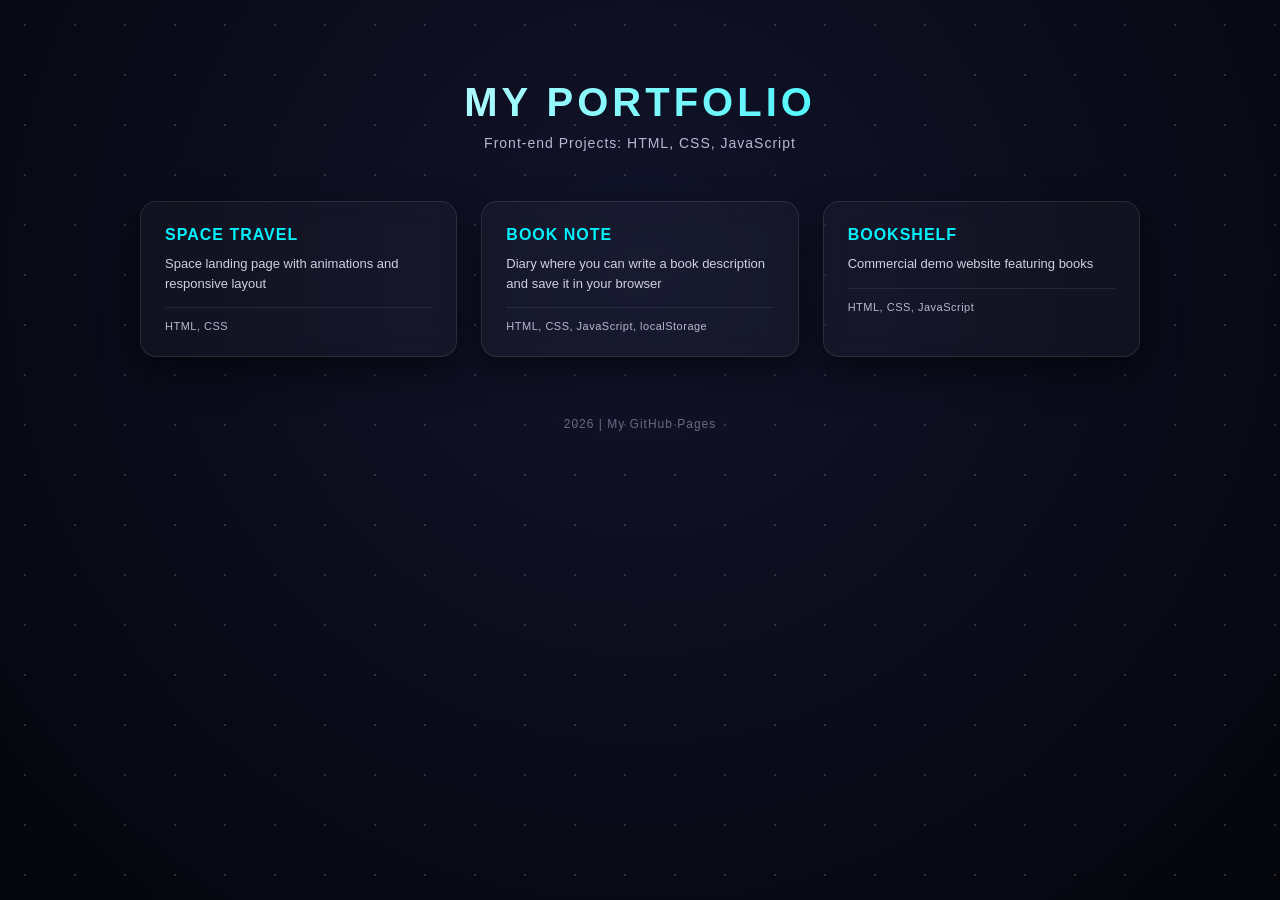
<file: index.html>
<!DOCTYPE html>
<html lang="ru">
<head>
  <meta charset="UTF-8">
  <meta name="viewport" content="width=device-width, initial-scale=1.0">
  <title>My portfolio</title>
  <link rel="stylesheet" href="style.css">
</head>

<body>
  <div class="container">

    <h1>My portfolio</h1>
    <p class="subtitle">Front-end Projects: HTML, CSS, JavaScript</p>
    <div class="projects">

      <!-- ПРОЕКТ 1 -->
      <a href="space-travel/" class="project-card">
        <h3>Space Travel</h3>
        <p>Space landing page with animations and responsive layout</p>
        <div class="tech">HTML, CSS </div>
      </a>

      <!-- ПРОЕКТ 2 -->
      <a href="book note/" class="project-card">
        <h3>Book note</h3>
        <p>Diary where you can write a book description and save it in your browser</p>
        <div class="tech">HTML, CSS, JavaScript, localStorage</div>
      </a>

      <a href="bookshelf/" class="project-card">
        <h3>Bookshelf</h3>
        <p>Commercial demo website featuring books</p>
        <div class="tech">HTML, CSS, JavaScript</div>
      </a>
    </div>

    <footer> 2026 | My GitHub Pages</footer>

  </div>
</body>
</html>
</file>
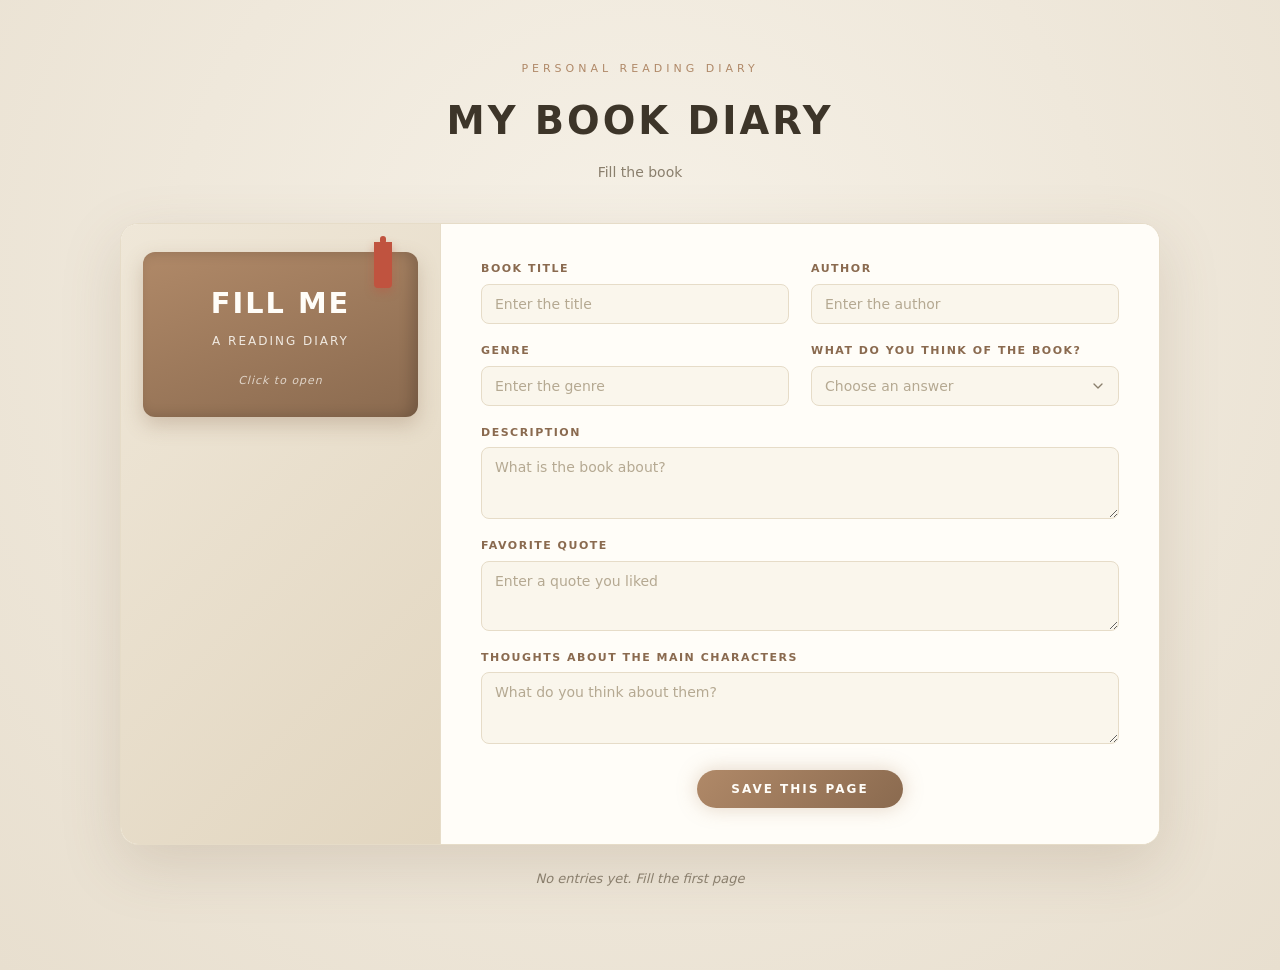
<file: book note/index.html>
<!DOCTYPE html>
<html lang="en">
<head>
  <meta charset="UTF-8">
  <meta name="viewport" content="width=device-width, initial-scale=1.0">
  <title>Book Collection</title>
  <link rel="stylesheet" href="style.css">
</head>
<body>

  <div class="container">

    <header class="header">
      <p class="eyebrow">Personal Reading Diary</p>
      <h1>My Book Diary</h1>
      <p class="subtitle">Fill the book</p>
    </header>

    <div class="book" id="book">

      <aside class="left">
        <div class="cover" id="cover">
          <div class="bookmark"></div>
          <p class="cover-title">Fill me</p>
          <p class="cover-subtitle">A reading diary</p>
          <p class="cover-hint">Click to open</p>
        </div>

        <div class="entries" id="entries" hidden>
          <p class="list-title">My entries</p>
          <ul class="list" id="list"></ul>
        </div>
      </aside>

      <main class="right">
        <div class="page" id="page">
          <form id="bookForm" class="form">
            <div class="field">
              <label for="title">Book title</label>
              <input type="text" id="title" placeholder="Enter the title" required>
            </div>
            <div class="field">
              <label for="author">Author</label>
              <input type="text" id="author" placeholder="Enter the author" required>
            </div>
            <div class="field">
              <label for="genre">Genre</label>
              <input type="text" id="genre" placeholder="Enter the genre">
            </div>
            <div class="field">
              <label for="liked">what do you think of the book?</label>
              <select id="liked" class="select-gray">
                <option value="" disabled selected hidden>Choose an answer</option>
                <option value="bad">bad</option>
                <option value="average">average</option>
                <option value="amazing">amazing</option>
              </select>
            </div>
            <div class="field full">
              <label for="description">Description</label>
              <textarea id="description" rows="3" placeholder="What is the book about?"></textarea>
            </div>
            <div class="field full">
              <label for="quote">Favorite quote</label>
              <textarea id="quote" rows="2" placeholder="Enter a quote you liked"></textarea>
            </div>
            <div class="field full">
              <label for="thoughts">Thoughts about the main characters</label>
              <textarea id="thoughts" rows="3" placeholder="What do you think about them?"></textarea>
            </div>
            <div class="actions">
              <button type="submit" class="btn">Save this page</button>
              <button type="button" class="ghost-btn" id="cancelBtn" hidden>Cancel</button>
            </div>
            
          </form>
        </div>
      </main>
    </div>

    <p class="empty" id="empty">No entries yet. Fill the first page</p>

  </div>

  <!--  -->
  <script src="script.js"></script>

</body>
</html>
</file>
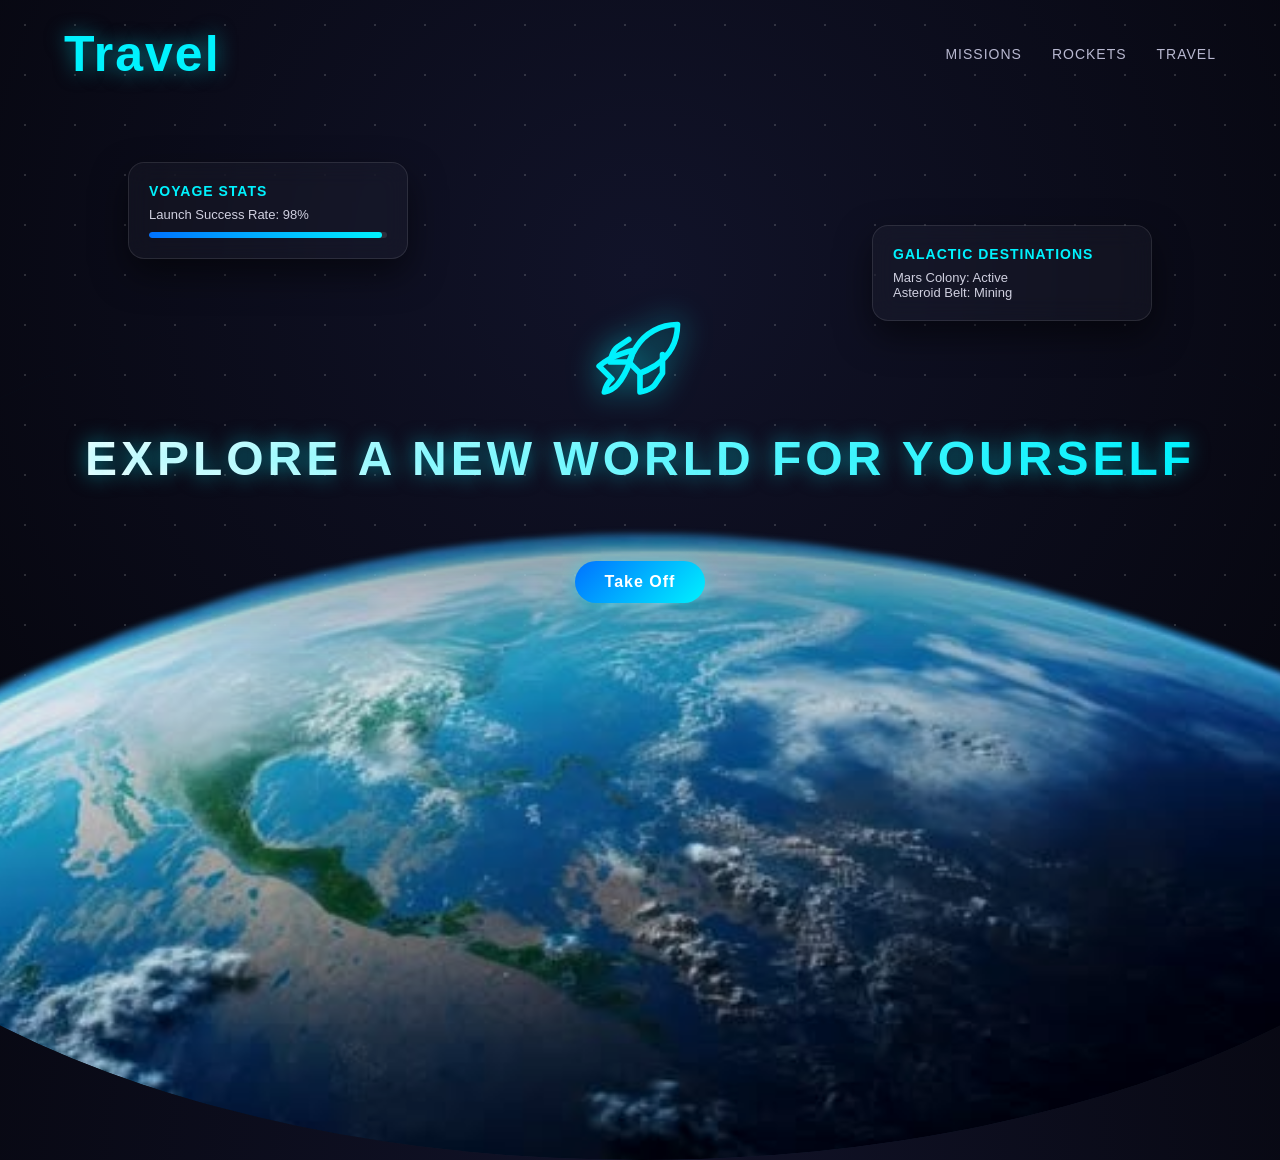
<file: space-travel/index.html>
<!DOCTYPE html>
<html lang="en">
<head>
<meta charset="UTF-8">
<meta name="viewport" content="width=device-width, initial-scale=1.0">
<title>Space travel</title>
<link rel="stylesheet" href="style.css">
</head>
<body>


  <header>
    <div class="logo">Travel</div>
    <nav>
      <ul>
        <li><a href="#">Missions</a></li>
        <li><a href="#">Rockets</a></li>
        <li><a href="#">Travel</a></li>
      </ul>
    </nav>
  </header>

  <section class="hero">

  <div class="glass-card card-1">
    <h3>VOYAGE STATS</h3>
    <p>Launch Success Rate: 98%</p>

    <div class="progress-bar">
      <div class="progress-fill"></div>
    </div>

  </div>

  <div class="glass-card card-2">
    <h3>GALACTIC DESTINATIONS</h3>
    <p>Mars Colony: Active<br>Asteroid Belt: Mining</p>
  </div>

  <!-- Ракета (SVG иконка) -->
  <div class="rocket-container">
    <svg class="rocket" viewBox="0 0 24 24" fill="none" stroke="#00f2fe" stroke-width="1.5" stroke-linecap="round" stroke-linejoin="round">
      <path d="M4.5 16.5c-1.5 1.26-2 3.5-2 3.5s2.24-.5 3.5-2c3.12-3.62 4.14-9.04 4.14-9.04s-5.42 1.02-9.04 4.14z"></path>
      <path d="M12 15l-3-3a22 22 0 0 1 2-3.95A12.88 12.88 0 0 1 22 2c0 2.72-.78 7.5-6 11a22.35 22.35 0 0 1-4 2z"></path>
      <path d="M9 12H4s.55-3.03 2-4c1.62-1.08 3-2 3-2"></path>
      <path d="M12 15v5s3.03-.55 4-2c1.08-1.62 2-3 2-3v-5"></path>
    </svg> 
  </div>

  <h1 class="hero-title">Explore a new world for yourself</h1>
  <a href="#" class="btn-primary" id="bookBtn">Take Off</a>

  <div class="earth-container">
      <img src="Earth.png" alt="Earth" class="earth-img">
  </div>

  </section>
</body>
</html>
</file>
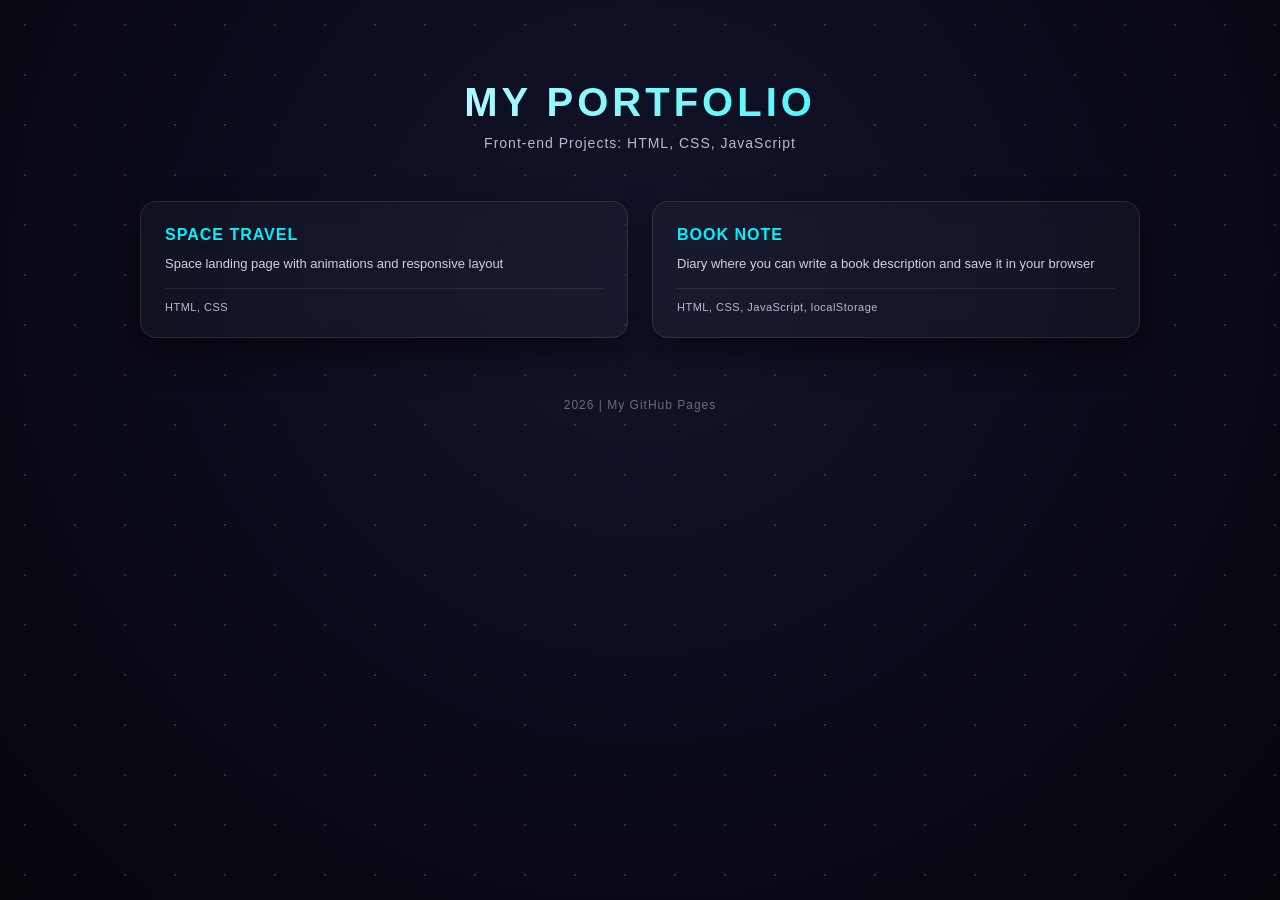
<file: Projects.html>
<!DOCTYPE html>
<html lang="ru">
<head>
  <meta charset="UTF-8">
  <meta name="viewport" content="width=device-width, initial-scale=1.0">
  <title>My portfolio</title>
  <link rel="stylesheet" href="projects.css">
</head>

<body>
  <div class="container">

    <h1>My portfolio</h1>
    <p class="subtitle">Front-end Projects: HTML, CSS, JavaScript</p>
    <div class="projects">

      <!-- ПРОЕКТ 1 -->
      <a href="space-travel/" class="project-card">
        <h3>Space Travel</h3>
        <p>Space landing page with animations and responsive layout</p>
        <div class="tech">HTML, CSS </div>
      </a>

      <!-- ПРОЕКТ 2 -->
      <a href="book note/" class="project-card">
        <h3>Book note</h3>
        <p>Diary where you can write a book description and save it in your browser</p>
        <div class="tech">HTML, CSS, JavaScript, localStorage</div>
      </a>

    </div>

    <footer> 2026 | My GitHub Pages</footer>

  </div>
</body>
</html>
</file>
<file: style.css>
* {
    margin: 0;
    padding: 0;
    box-sizing: border-box;
    font-family: 'Segoe UI', Tahoma, Geneva, Verdana, sans-serif;
  }
  
  body {
    background: radial-gradient(circle at 50% 30%, #111329 0%, #05050c 100%);
    color: #ffffff;
    min-height: 100vh;
    padding: 80px 20px;
    position: relative;
  }
  
  body::before {
    content: '';
    position: fixed;
    inset: 0;
    background-image: radial-gradient(#ffffff 1px, transparent 0);
    background-size: 50px 50px;
    opacity: 0.15;
    z-index: -1;
  }
  
  .container {
    max-width: 1000px;
    margin: 0 auto;
  }
  
  h1 {
    font-size: 2.5rem;
    letter-spacing: 4px;
    text-transform: uppercase;
    text-align: center;
    margin-bottom: 10px;
    background: linear-gradient(90deg, #ffffff, #00f2fe);
    -webkit-background-clip: text;
    -webkit-text-fill-color: transparent;
  }
  
  .subtitle {
    text-align: center;
    color: #b8b8d0;
    font-size: 14px;
    letter-spacing: 1px;
    margin-bottom: 50px;
  }
  
  .projects {
    display: grid;
    grid-template-columns: repeat(auto-fit, minmax(280px, 1fr));
    gap: 24px;
  }
  
  .project-card {
    display: block;
    text-decoration: none;
    background: rgba(255, 255, 255, 0.03);
    backdrop-filter: blur(12px);
    -webkit-backdrop-filter: blur(12px);
    border: 1px solid rgba(255, 255, 255, 0.1);
    border-radius: 16px;
    padding: 24px;
    box-shadow: 0 15px 35px rgba(0, 0, 0, 0.5);
    transition: transform 0.3s, border-color 0.3s, box-shadow 0.3s;
  }
  
  .project-card:hover {
    transform: translateY(-6px);
    border-color: rgba(0, 242, 254, 0.5);
    box-shadow: 0 20px 45px rgba(0, 242, 254, 0.15);
  }
  
  .project-card h3 {
    font-size: 16px;
    color: #00f2fe;
    margin-bottom: 10px;
    letter-spacing: 1px;
    text-transform: uppercase;
  }
  
  .project-card p {
    font-size: 13px;
    color: #d0d0e0;
    line-height: 1.5;
    margin-bottom: 14px;
  }
  
  .project-card .tech {
    font-size: 11px;
    color: #b8b8d0;
    letter-spacing: 0.5px;
    border-top: 1px solid rgba(255, 255, 255, 0.08);
    padding-top: 12px;
  }
  
  footer {
    text-align: center;
    margin-top: 60px;
    font-size: 12px;
    color: #6a6a80;
    letter-spacing: 1px;
  }
  
  @media (max-width: 600px) {
    h1 { font-size: 1.6rem; letter-spacing: 2px; }
    body { padding: 50px 16px; }
    .subtitle { margin-bottom: 30px; }
  }
</file>
<file: book note/style.css>
* {
    margin: 0;
    padding: 0;
    box-sizing: border-box;
    font-family: 'Inter', system-ui, -apple-system, 'Segoe UI', Roboto, sans-serif;
}
  
:root {
    --bg-1: #f6f1e7;
    --bg-2: #e8dfcf;
    --paper: #fffdf8;
    --paper-edge: #e6dcc8;
    --text: #3d3529;
    --text-soft: #8a7f6d;
    --accent: #b08968;
    --accent-dark: #8a6a4f;
    --accent-soft: #ead9c4;
    --bookmark: #c0533f;
}
  
body {
    background: radial-gradient(circle at 50% 30%, var(--bg-1) 0%, var(--bg-2) 100%);
    color: var(--text);
    min-height: 100vh;
    padding: 60px 20px 80px;
    position: relative;
    overflow-x: hidden;
    line-height: 1.6;}
  
  
.container {
    max-width: 1040px;
    margin: 0 auto;
    position: relative;
    z-index: 1;
}
  
.header {
    text-align: center;
    margin-bottom: 40px;
}
  
.eyebrow {
    font-size: 11px;
    letter-spacing: 4px;
    text-transform: uppercase;
    color: var(--accent);
    margin-bottom: 12px;
}
  
h1{
    font-size: 2.4rem;
    font-weight: 700;
    letter-spacing: 3px;
    text-transform: uppercase;
    margin-bottom:10px;
}
  
.subtitle {
    font-size: 14px;
    color: var(--text-soft);
}
  
.book {
    display: grid;
    grid-template-columns: 320px 1fr;
    gap: 0;
    border-radius: 18px;
    overflow: hidden;
    box-shadow: 0 20px 60px rgba(120, 95, 65, 0.18);
    background: var(--paper);
    border: 1px solid var(--paper-edge);
    min-height: 560px;
}
  
.left {
    background: linear-gradient(135deg, #efe7d8, #e2d6c0);
    border-right: 1px solid var(--paper-edge);
    padding: 28px 22px;
    position: relative;
    display: flex;
    flex-direction: column;
}
  
.cover {
    position: relative;
    background: linear-gradient(160deg, #b08968, #8a6a4f);
    border-radius: 12px;
    padding: 28px 20px;
    text-align: center;
    color: #fffdf8;
    cursor: pointer;
    box-shadow: inset -6px 0 14px rgba(0,0,0,0.18), 0 8px 20px rgba(138,106,79,0.3);
    transition: transform 0.3s, box-shadow 0.3s;}
  
.cover:hover {
    transform: translateY(-3px) rotate(-0.5deg);
    box-shadow: inset -6px 0 14px rgba(0,0,0,0.18), 0 14px 28px rgba(138,106,79,0.4);
}
  
.bookmark{
    position: absolute;
    top: -10px;
    right: 26px;
    width: 18px;
    height: 46px;
    background: var(--bookmark);
    border-radius: 0 0 4px 4px;
    box-shadow: 0 4px 10px rgba(192, 83, 63, 0.4);
}
  
.bookmark::before {
    content: '';
    position: absolute;
    top: -6px;
    left: 50%;
    transform: translateX(-50%);
    width: 6px;
    height: 8px;
    background: var(--bookmark);
    border-radius: 3px;
}
  
.cover-title {
    font-size: 1.8rem;
    font-weight: 700;
    letter-spacing: 2px;
    text-transform: uppercase;
    margin-bottom: 6px;
}
  
.cover-subtitle {
    font-size: 12px;
    letter-spacing: 2px;
    text-transform: uppercase;
    opacity: 0.85;
    margin-bottom: 20px;
}
  
.cover-hint {
    font-size: 11px;
    letter-spacing: 1px;
    opacity: 0.7;
    font-style: italic;
}
  
.entries {
    margin-top: 24px;
    flex: 1;
    overflow-y: auto;
}
  
.list-title {
    font-size: 11px;
    letter-spacing: 2px;
    text-transform: uppercase;
    color: var(--accent-dark);
    margin-bottom: 10px;
}
  
.list {
    list-style: none;
    display: flex;
    flex-direction: column;
    gap: 8px;
}
  
.item{
    background: var(--paper);
    border: 1px solid var(--paper-edge);
    border-radius: 10px;
    padding: 10px 12px;
    cursor: pointer;
    transition: border-color 0.25s, transform 0.25s;
}
  
.item:hover {
    border-color: var(--accent);
    transform: translateX(3px);
}
  
.item.active {
    border-color: var(--accent);
    background: #fffaf0;
}
  
.item h4 {
    font-size: 13px;
    font-weight: 600;
    color: var(--text);
    margin-bottom: 2px;
}
  
.item p {
    font-size: 11px;
    color: var(--text-soft);
    font-style: italic;
}
  
.right {
    background: var(--paper);
    padding: 36px 40px;
    position: relative;
    overflow-y: auto;
    max-height: 720px;
}
  
.page {transition: opacity 0.3s, transform 0.3s;}
  
.page.turning {
    opacity: 0;
    transform: translateX(20px);
}
  
.form {
    display: grid;
    grid-template-columns: 1fr 1fr;
    gap: 18px 22px;
}
  
.field {
    display: flex;
    flex-direction: column;
    gap: 6px;
}
  
.full {grid-column: 1 / -1;}
  
.field label {
    font-size: 11px;
    letter-spacing: 1.5px;
    text-transform: uppercase;
    color: var(--accent-dark);
    font-weight: 600;
}
  
.field input,
.field select,
.field textarea{
    background: #faf6ec;
    border: 1px solid var(--paper-edge);
    border-radius: 8px;
    padding: 11px 13px;
    color: var(--text);
    font-size: 14px;
    font-family: inherit;
    outline: none;
    transition: border-color 0.25s, box-shadow 0.25s, background 0.25s;
}



.field input::placeholder,
.field textarea::placeholder{color: #b5a992;}
.field select.select-gray {color: #b5a992;}
.field select.select-gray.filled {color: var(--text);}
  


.field select {
    appearance: none;
    -webkit-appearance: none;
    background-image: url("data:image/svg+xml;charset=UTF-8,%3Csvg xmlns='http://www.w3.org/2000/svg' viewBox='0 0 24 24' fill='none' stroke='%238a7f6d' stroke-width='2' stroke-linecap='round' stroke-linejoin='round'%3E%3Cpolyline points='6 9 12 15 18 9'/%3E%3C/svg%3E");
    background-repeat: no-repeat;
    background-position: right 12px center;
    background-size: 16px;
    padding-right: 36px;
    cursor: pointer;
}
  
.field input:focus,
.field select:focus,
.field textarea:focus{
    background: #fffdf8;
    border-color: var(--accent);
    box-shadow: 0 0 0 3px rgba(176, 137, 104, 0.12);
}
  
.field select option {
    background: #fffdf8;
    color: var(--text);
}
  
.field textarea {
    resize: vertical;
    min-height: 70px;
}
  
.actions {
    grid-column: 1 / -1;
    display: flex;
    gap: 12px;
    justify-content: center;
    margin-top: 8px;
}
  
.btn {
    padding: 12px 34px;
    background: linear-gradient(135deg, #b08968, #8a6a4f);
    border: none;
    border-radius: 30px;
    color: #fffdf8;
    font-family: inherit;
    font-size: 12px;
    font-weight: 600;
    letter-spacing: 2px;
    text-transform: uppercase;
    cursor: pointer;
    box-shadow: 0 0 20px rgba(176, 137, 104, 0.35);
    transition: transform 0.3s, box-shadow 0.3s;
}
  
.btn:hover {
    transform: scale(1.05);
    box-shadow: 0 0 30px rgba(176, 137, 104, 0.55);
}
  
.ghost-btn {
    padding: 12px 24px;
    background: transparent;
    border: 1px solid var(--paper-edge);
    border-radius: 30px;
    color: var(--text-soft);
    font-family: inherit;
    font-size: 12px;
    letter-spacing: 1px;
    cursor: pointer;
    transition: border-color 0.25s, color 0.25s;
 }
  
.ghost-btn:hover {
    border-color: var(--accent);
    color: var(--accent-dark);
}
  
.view-mode .form {display: none;}
  
.entry-view {
    display: flex;
    flex-direction: column;
    gap: 14px;
}
  
.entry-view h2 {
    font-size: 1.5rem;
    font-weight: 700;
    color: var(--text);
}
  
.entry-view .view-author {
    font-size: 13px;
    color: var(--text-soft);
    font-style: italic;
    margin-bottom: 6px;
}
  
.block {
    border-top: 1px dashed var(--paper-edge);
    padding-top:  12px;
}
  
.label-small {
    font-size: 10px;
    letter-spacing: 2px;
    text-transform: uppercase;
    color: var(--accent-dark);
    margin-bottom: 4px;
}
  
.text {
    font-size: 13.5px;
    color: var(--text);
    line-height: 1.6;
    word-break: break-word;
}
  
.text.italic {
    font-style: italic;
    color: var(--text-soft);
}
  
.view-actions {
    display: flex;
    gap: 10px;
    margin-top: 10px;
}
  
.small-btn {
    padding: 8px 18px;
    border-radius: 20px;
    border: 1px solid var(--paper-edge);
    background: transparent;
    color: var(--text-soft);
    font-family: inherit;
    font-size: 11px;
    letter-spacing: 1px;
    text-transform: uppercase;
    cursor: pointer;
    transition: border-color 0.25s, color 0.25s, background 0.25s;
}
  
.small-btn:hover {
    border-color: var(--accent);
    color:  var(--accent-dark);
}
  
.small-btn.danger:hover {
    border-color: #d9b8b0;
    background: #f3e3e0;
    color: #a45a4f;
}
  
.empty {
    text-align: center;
    color: var(--text-soft);
    font-size: 13px;
    font-style: italic;
    margin-top: 24px;
}
  
@media(max-width: 820px){

    .book {
      grid-template-columns: 1fr;
      min-height: auto;
    }

    .left {
      border-right: none;
      border-bottom: 1px solid var(--paper-edge);
    }

    .cover {padding: 20px 16px;}
    .cover-title { font-size: 1.4rem; }
    .right { padding: 24px 20px; max-height: none; }
    .form { grid-template-columns: 1fr; }
    h1 { font-size: 1.7rem; letter-spacing: 2px; }
}
</file>
<file: space-travel/style.css>
* {
    margin: 0;
    padding: 0;
    box-sizing: border-box;
    font-family: 'Segoe UI', Tahoma, Geneva, Verdana, sans-serif;
}
    
body {
    background: radial-gradient(circle at 50% 30%, #111329 0%, #05050c 100%);
    color: #ffffff;
    min-height: 100vh;
    overflow-x: hidden;
    position: relative;
}
    
/* Звездный фон (имитация) */
body::before {
    content: '';
    position: absolute;
    width: 100%;
    height: 100%;
    background-image: radial-gradient(rgb(255, 255, 255) 1px, transparent 0);
    background-size: 50px 50px;
    opacity: 0.15;
    z-index: -1;
}
    
/* Шапка сайта */
header {
    display: flex;
    justify-content: space-between;
    align-items: center;
    padding: 25px 5%;
    position: absolute;
    width: 100%;
    z-index: 10;
}
    
.logo {
    font-size: 50px;
    font-weight: bold;
    letter-spacing: 2px;
    color: #00f2fe;
    text-shadow: 0 0 20px rgba(0, 242, 254, 0.5);
}
    
nav ul {
    display: flex;
    list-style: none;
    gap: 30px;
}
    
nav ul li a {
    color: #b8b8d0;
    text-decoration: none;
    font-size: 14px;
    text-transform: uppercase;
    letter-spacing: 1px;
    transition: color 0.3s;
}
    
nav ul li a:hover {
    color: #00f2fe;
}
    
/* Главный экран */
.hero {
    display: flex;
    flex-direction: column;
    align-items: center;
    justify-content: center;
    height: 100vh;
    text-align: center;
    position: relative;
    padding: 0 20px;
}
    
.hero-title {
    font-size: 3rem;
    letter-spacing: 4px;
    margin-bottom: 75px;
    text-transform: uppercase;
    background: linear-gradient(90deg, #ffffff, #00f2fe);
    text-shadow: 0 0 20px rgba(0, 242, 254, 0.5);
    -webkit-background-clip: text;
    -webkit-text-fill-color: transparent;
    opacity: 0;
    animation: fadeIn 1s ease 0.5s forwards;
}
    
.btn-primary {
    padding: 12px 30px;
    background: linear-gradient(135deg, #0072ff, #00f2fe);
    border: none;
    border-radius: 30px;
    color: white;
    font-weight: bold;
    letter-spacing: 1px;
    cursor: pointer;
    box-shadow: 0 0 20px rgba(0, 242, 254, 0.4);
    transition: transform 0.3s, box-shadow 0.3s;
    text-decoration: none;
    z-index: 5;
    opacity: 0;
    animation: fadeIn 1s ease 0.8s forwards;
}
    
.btn-primary:hover {
    transform: scale(1.05);
    box-shadow: 0 0 30px rgba(0, 242, 254, 0.7);
}
    
/* Ракета в центре */
.rocket-container {
    position: relative;
    margin: 20px 0;
    animation: floatRocket 4s ease-in-out infinite;
}
    
.rocket {
    width: 90px;
    filter: drop-shadow(0 0 15px rgba(0, 242, 254, 0.6));
}
    
/* Земля  */
.earth-container {
    position: absolute;
    bottom: -260px;
    left: 50%;
    transform: translateX(-50%);
    width: 140%;
    max-width: 2120px;
    z-index: 0;
    pointer-events: none;
    animation: earthFloat 10s ease-in-out infinite;
}
  
.earth-img {
    width: 100%;
    height: 100%;
    display: block;
    border-radius: 50%;
    box-shadow: 0 -10px 40px rgba(0, 242, 254, 0.25);
    filter: brightness(0.9) contrast(1.05);
    -webkit-mask-image: linear-gradient(to top, rgba(0,0,0,1) 55%, rgba(0,0,0,0) 100%);
    mask-image: linear-gradient(to top, rgba(0,0,0,1) 55%, rgba(0,0,0,0) 100%);
  
}
  
@keyframes earthFloat {
    0%, 100% {
      transform: translateX(-50%) translateY(0); /*rotate(0deg)*/
    }
    50% {
      transform: translateX(-50%) translateY(-12px); /*rotate(1deg)*/
    }
}
  
@media (max-width: 768px) {
    .earth-container {
        width: 190%;
        bottom: -180px;
    }
}


/* Стеклянные карточки с анимацией падения */
.glass-card {
    position: absolute;
    background: rgba(255, 255, 255, 0.03);
    backdrop-filter: blur(12px);
    -webkit-backdrop-filter: blur(12px);
    border: 1px solid rgba(255, 255, 255, 0.1);
    border-radius: 16px;
    padding: 20px;
    width: 280px;
    box-shadow: 0 15px 35px rgba(0, 0, 0, 0.5);
    z-index: 4;
    text-align: left;
}
    
.glass-card h3 {
    font-size: 14px;
    color: #00f2fe;
    margin-bottom: 8px;
    letter-spacing: 1px;
}
    
.glass-card p {
    font-size: 13px;
    color: #d0d0e0;
}

/* Прогресс внутри карточки */
.progress-bar {
    width: 100%;
    height: 6px;
    background: rgba(255, 255, 255, 0.1);
    border-radius: 3px;
    margin-top: 10px;
    overflow: hidden;
}
    
.progress-fill {
    width: 98%;
    height: 100%;
    background: linear-gradient(90deg, #0072ff, #00f2fe);
    border-radius: 3px;
}


/* Позиционирование и анимации падения карточек */
.card-1 {
    top: 18%;
    left: 10%;
    animation: dropFromLeft 1.2s cubic-bezier(0.175, 0.885, 0.32, 1.275) forwards;
    opacity: 0;
}
    
.card-2 {
    top: 25%;
    right: 10%;
    animation: dropFromTop 1.4s cubic-bezier(0.175, 0.885, 0.32, 1.275) 0.3s forwards;
    opacity: 0;
}
    
/* Анимации */
@keyframes dropFromLeft {
    0% {
    transform: translateX(-150px) translateY(-50px) rotate(-10deg);
    opacity: 0;
    }

    100% {
    transform: translateX(0) translateY(0) rotate(0);
    opacity: 1;
    }
}

@keyframes dropFromTop {
    0% {
        transform: translateY(-150px) scale(0.8);
        opacity: 0;
    }
    100% {
        transform: translateY(0) scale(1);
        opacity: 1;
    }
}
    
@keyframes floatRocket {
    0%, 100% {
        transform: translateY(0);
    }
    50% {
        transform: translateY(-10px);
    }
}
    
@keyframes fadeIn {
    to {
        opacity: 1;
    }
}
    

/* Планшеты (до 1024px) */
@media (max-width: 1024px) {
    .logo {
      font-size: 36px;
    }
  
    .hero-title {
      font-size: 2.4rem;
    }
  
    .glass-card {
      width: 240px;
      padding: 16px;
    }
}
  
/* Телефоны (до 758px) */
@media (max-width: 768px) {
    header {
      padding: 18px 5%;
    }
  
    .logo {
      font-size: 28px;
      letter-spacing: 1px;
    }
  
    nav ul {
      gap: 14px;
    }
  
    nav ul li a {
      font-size: 11px;
      letter-spacing: 0.5px;
    }
  
    .hero {
      height: auto;
      min-height: 100vh;
      padding: 120px 20px 260px; 
      justify-content: flex-start;
    }
  
    .hero-title {
      font-size: 1.8rem;
      letter-spacing: 2px;
      margin-bottom: 20px;
    }
  
    .rocket {
      width: 70px;
    }
  
    /* Карточки одна под другой */
    .glass-card {
      position: static;
      width: 100%;
      max-width: 340px;
      margin: 12px auto;
      opacity: 1;              
      animation: none;
    }
  
    .card-1,
    .card-2 {
      top: auto;
      left: auto;
      right: auto;
      opacity: 1;
      animation: none;
    }
  
    .btn-primary {
      margin-top: 10px;
      padding: 12px 28px;
    }
  
    /* Земля ниже и шире */
    .earth-container {
      width: 200%;
      bottom: -140px;
    }
}
  
/* Телефоны (до 480) */
@media (max-width: 480px) {
    .logo {
      font-size: 22px;
    }
  
    nav ul {
      gap: 10px;
    }
  
    nav ul li a {
      font-size: 10px;
    }
  
    .hero-title {
      font-size: 1.5rem;
      letter-spacing: 1px;
    }
  
    .glass-card {
      max-width: 300px;
      padding: 14px;
    }
  
    .glass-card h3 {
      font-size: 12px;
    }
  
    .glass-card p {
      font-size: 12px;
    }
  
    .rocket {
      width: 60px;
    }
  
    .earth-container {
      width: 240%;
      bottom: -110px;
    }
}
</file>
<file: projects.css>
* {
    margin: 0;
    padding: 0;
    box-sizing: border-box;
    font-family: 'Segoe UI', Tahoma, Geneva, Verdana, sans-serif;
  }
  
  body {
    background: radial-gradient(circle at 50% 30%, #111329 0%, #05050c 100%);
    color: #ffffff;
    min-height: 100vh;
    padding: 80px 20px;
    position: relative;
  }
  
  body::before {
    content: '';
    position: fixed;
    inset: 0;
    background-image: radial-gradient(#ffffff 1px, transparent 0);
    background-size: 50px 50px;
    opacity: 0.15;
    z-index: -1;
  }
  
  .container {
    max-width: 1000px;
    margin: 0 auto;
  }
  
  h1 {
    font-size: 2.5rem;
    letter-spacing: 4px;
    text-transform: uppercase;
    text-align: center;
    margin-bottom: 10px;
    background: linear-gradient(90deg, #ffffff, #00f2fe);
    -webkit-background-clip: text;
    -webkit-text-fill-color: transparent;
  }
  
  .subtitle {
    text-align: center;
    color: #b8b8d0;
    font-size: 14px;
    letter-spacing: 1px;
    margin-bottom: 50px;
  }
  
  .projects {
    display: grid;
    grid-template-columns: repeat(auto-fit, minmax(280px, 1fr));
    gap: 24px;
  }
  
  .project-card {
    display: block;
    text-decoration: none;
    background: rgba(255, 255, 255, 0.03);
    backdrop-filter: blur(12px);
    -webkit-backdrop-filter: blur(12px);
    border: 1px solid rgba(255, 255, 255, 0.1);
    border-radius: 16px;
    padding: 24px;
    box-shadow: 0 15px 35px rgba(0, 0, 0, 0.5);
    transition: transform 0.3s, border-color 0.3s, box-shadow 0.3s;
  }
  
  .project-card:hover {
    transform: translateY(-6px);
    border-color: rgba(0, 242, 254, 0.5);
    box-shadow: 0 20px 45px rgba(0, 242, 254, 0.15);
  }
  
  .project-card h3 {
    font-size: 16px;
    color: #00f2fe;
    margin-bottom: 10px;
    letter-spacing: 1px;
    text-transform: uppercase;
  }
  
  .project-card p {
    font-size: 13px;
    color: #d0d0e0;
    line-height: 1.5;
    margin-bottom: 14px;
  }
  
  .project-card .tech {
    font-size: 11px;
    color: #b8b8d0;
    letter-spacing: 0.5px;
    border-top: 1px solid rgba(255, 255, 255, 0.08);
    padding-top: 12px;
  }
  
  footer {
    text-align: center;
    margin-top: 60px;
    font-size: 12px;
    color: #6a6a80;
    letter-spacing: 1px;
  }
  
  @media (max-width: 600px) {
    h1 { font-size: 1.6rem; letter-spacing: 2px; }
    body { padding: 50px 16px; }
    .subtitle { margin-bottom: 30px; }
  }
</file>
